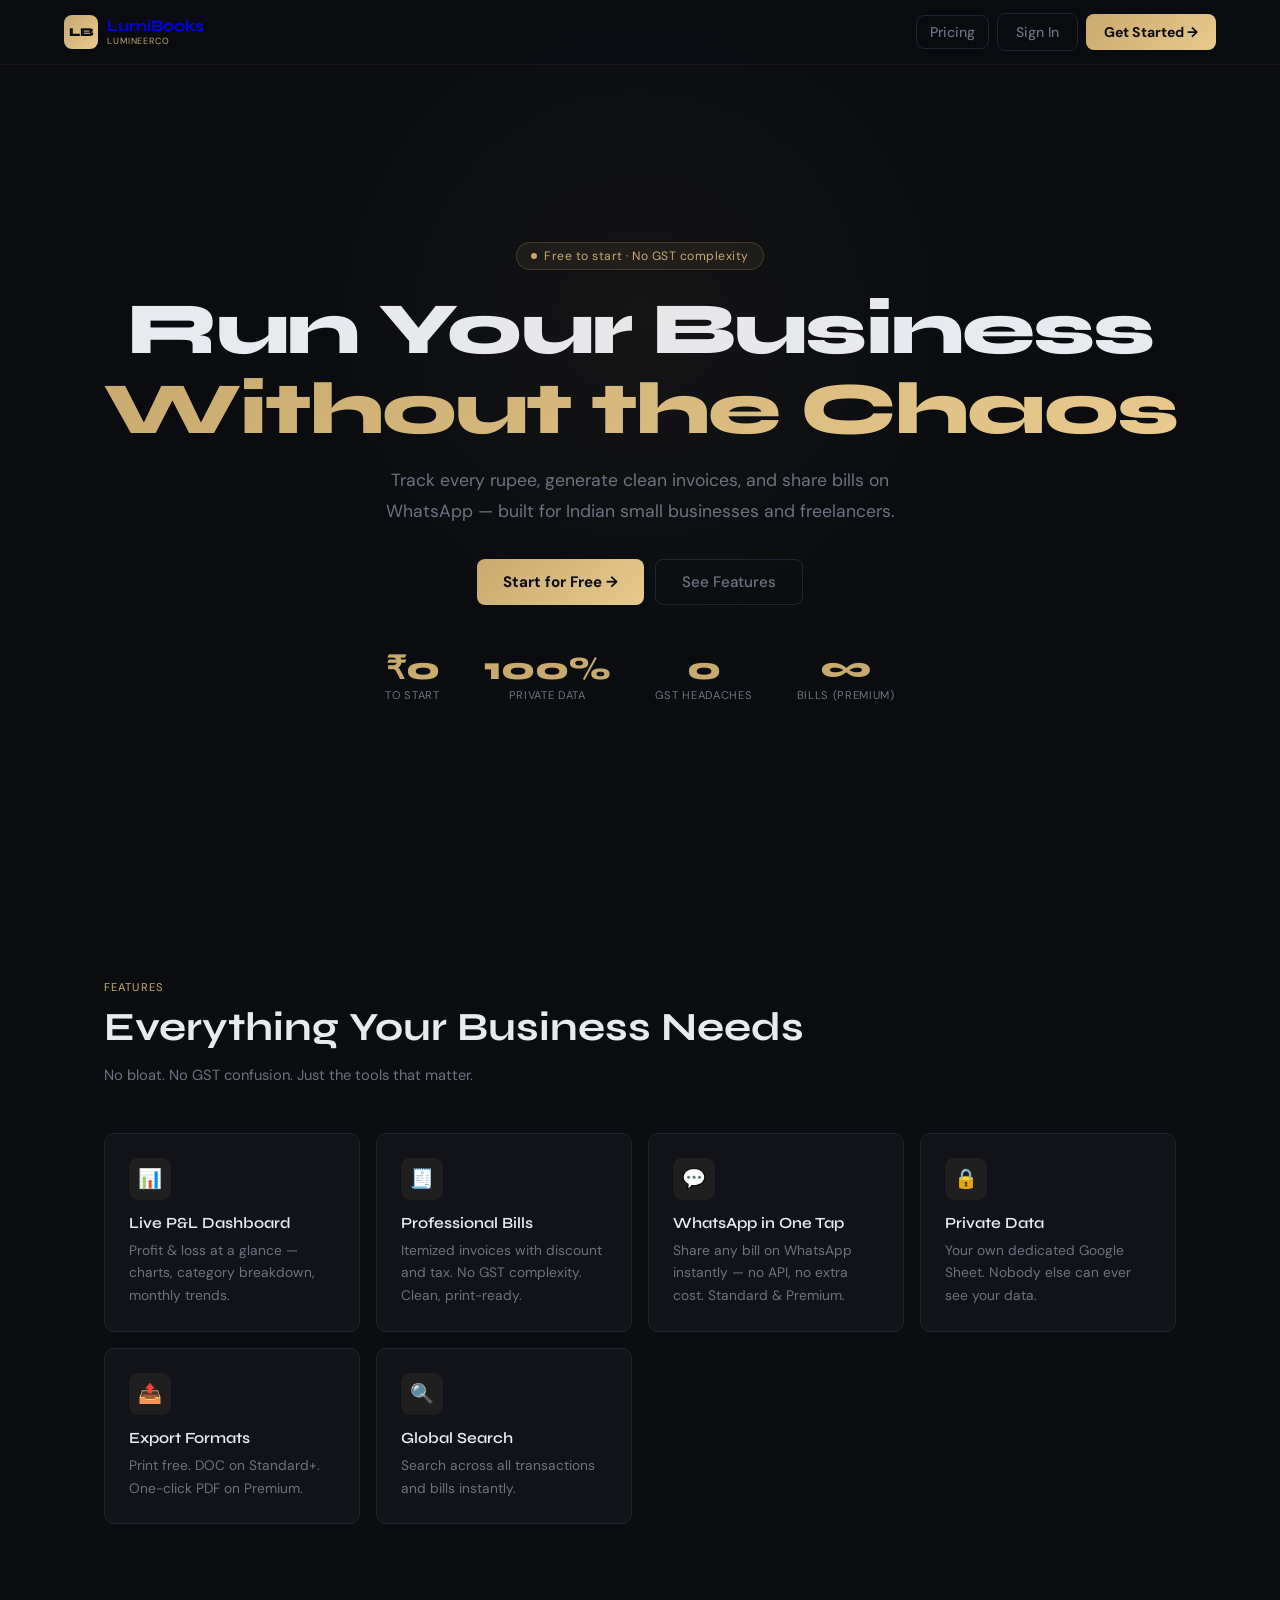
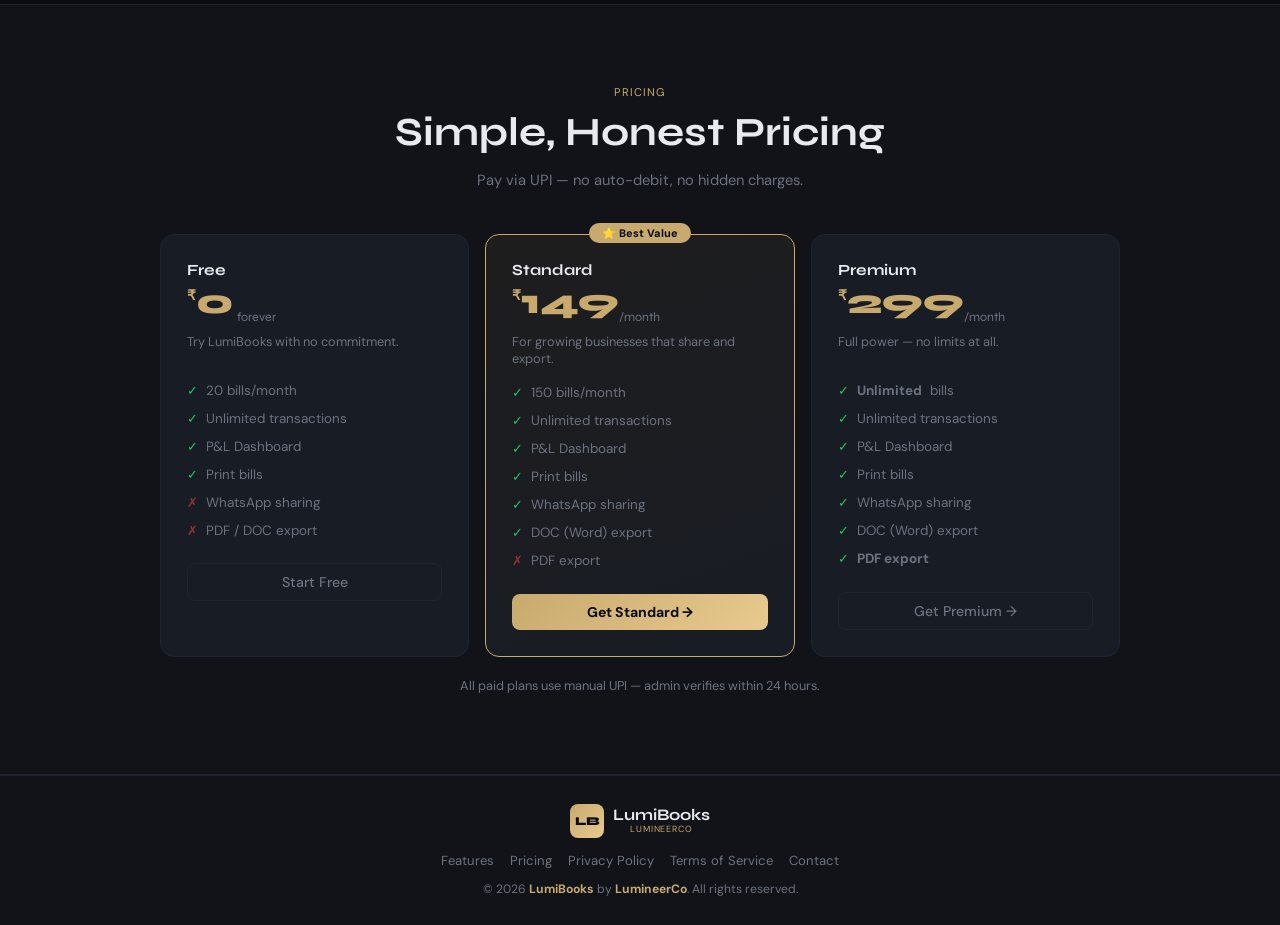
<file: index.html>
<!DOCTYPE html>
<html lang="en">
<head>
<meta charset="UTF-8">
<meta name="viewport" content="width=device-width,initial-scale=1">
<title>LumiBooks — Smart Business Management | LumineerCo</title>
<meta name="description" content="Track transactions, create professional bills, share via WhatsApp. Free to start.">
<link rel="preconnect" href="https://fonts.googleapis.com">
<link href="https://fonts.googleapis.com/css2?family=Syne:wght@700;800&family=DM+Sans:opsz,wght@9..40,400;9..40,500&display=swap" rel="stylesheet">
<script src="js/api.js"></script>
<style>
:root{--bg:#0a0c10;--s1:#111318;--s2:#181c24;--s3:#1e2433;--gold:#c8a96e;--gold2:#e8c98e;--text:#e8eaf0;--muted:#6b7280;--green:#22c55e;--red:#ef4444;--r:10px}
*{box-sizing:border-box;margin:0;padding:0;-webkit-tap-highlight-color:transparent}
html{scroll-behavior:smooth}
body{font-family:'DM Sans',sans-serif;background:var(--bg);color:var(--text);overflow-x:hidden}
h1,h2,h3{font-family:'Syne',sans-serif}

/* NAV */
nav{position:fixed;top:0;left:0;right:0;z-index:100;display:flex;align-items:center;justify-content:space-between;padding:13px 5%;border-bottom:1px solid rgba(200,169,110,.08);backdrop-filter:blur(16px);background:rgba(10,12,16,.88)}
.logo{display:flex;align-items:center;gap:9px;text-decoration:none}
.li{width:34px;height:34px;background:linear-gradient(135deg,var(--gold),var(--gold2));border-radius:8px;display:grid;place-items:center;font-family:'Syne',sans-serif;font-weight:800;color:#0a0c10;font-size:12px;flex-shrink:0}
.ln{font-family:'Syne',sans-serif;font-weight:700;font-size:1rem;line-height:1.1}
.lb{font-size:.56rem;color:var(--gold);letter-spacing:.1em;text-transform:uppercase}
.nav-r{display:flex;align-items:center;gap:8px}
.btn{display:inline-flex;align-items:center;justify-content:center;gap:5px;padding:9px 18px;border-radius:8px;font-family:'DM Sans',sans-serif;font-size:.88rem;font-weight:500;cursor:pointer;border:none;transition:all .2s;white-space:nowrap;text-decoration:none}
.btn-ghost{background:transparent;color:var(--muted);border:1px solid var(--s3)}
.btn-ghost:hover{color:var(--text);border-color:var(--gold)}
.btn-gold{background:linear-gradient(135deg,var(--gold),var(--gold2));color:#0a0c10;font-weight:700}
.btn-gold:hover{opacity:.9;transform:translateY(-1px);box-shadow:0 4px 16px rgba(200,169,110,.3)}
.btn-full{width:100%}

/* HERO */
.hero{min-height:100svh;display:flex;align-items:center;justify-content:center;text-align:center;padding:100px 5% 56px;position:relative;z-index:1}
.glow{position:absolute;top:35%;left:50%;transform:translate(-50%,-50%);width:min(660px,130vw);height:min(660px,130vw);background:radial-gradient(circle,rgba(200,169,110,.055) 0%,transparent 68%);pointer-events:none}
.badge{display:inline-flex;align-items:center;gap:7px;background:rgba(200,169,110,.08);border:1px solid rgba(200,169,110,.2);border-radius:100px;padding:5px 14px;font-size:.76rem;color:var(--gold);margin-bottom:20px;letter-spacing:.04em}
.dot{width:6px;height:6px;border-radius:50%;background:var(--gold);animation:p 2s infinite}
@keyframes p{0%,100%{opacity:1}50%{opacity:.3}}
h1{font-size:clamp(2.2rem,6vw,4.6rem);font-weight:800;line-height:1.08;letter-spacing:-.025em;margin-bottom:16px}
h1 span{background:linear-gradient(135deg,var(--gold),var(--gold2));-webkit-background-clip:text;-webkit-text-fill-color:transparent;background-clip:text}
.hsub{font-size:clamp(.93rem,1.7vw,1.1rem);color:var(--muted);max-width:540px;margin:0 auto 32px;line-height:1.75}
.ctas{display:flex;gap:11px;justify-content:center;flex-wrap:wrap;margin-bottom:44px}
.stats{display:flex;gap:clamp(18px,4vw,44px);justify-content:center;flex-wrap:wrap}
.stat .n{font-family:'Syne',sans-serif;font-size:clamp(1.4rem,2.5vw,2rem);font-weight:800;color:var(--gold)}
.stat .l{font-size:.7rem;color:var(--muted);letter-spacing:.06em;text-transform:uppercase}

/* SECTIONS */
.sec{padding:clamp(44px,8vw,80px) 5%;max-width:1200px;margin:0 auto;position:relative;z-index:1}
.sec-lbl{font-size:.7rem;color:var(--gold);letter-spacing:.1em;text-transform:uppercase;margin-bottom:9px}
.sec-t{font-size:clamp(1.6rem,3.5vw,2.5rem);font-weight:700;margin-bottom:12px;line-height:1.2}
.sec-s{color:var(--muted);font-size:.92rem;max-width:480px;line-height:1.75;margin-bottom:44px}
.g3{display:grid;grid-template-columns:repeat(auto-fit,minmax(250px,1fr));gap:16px}
.card{background:var(--s1);border:1px solid var(--s3);border-radius:var(--r);padding:24px;transition:all .3s}
.card:hover{border-color:rgba(200,169,110,.25);transform:translateY(-3px);box-shadow:0 8px 28px rgba(0,0,0,.4)}
.ci{width:42px;height:42px;background:rgba(200,169,110,.08);border-radius:9px;display:grid;place-items:center;margin-bottom:14px;font-size:1.2rem}
.card h3{font-size:.97rem;font-weight:600;margin-bottom:7px}
.card p{font-size:.86rem;color:var(--muted);line-height:1.65}

/* PRICING */
.plans-wrap{background:var(--s1);border-top:1px solid var(--s3);border-bottom:1px solid var(--s3);padding:clamp(44px,7vw,80px) 5%}
.plans-inner{max-width:960px;margin:0 auto;text-align:center}
.plans-grid{display:grid;grid-template-columns:repeat(auto-fit,minmax(260px,1fr));gap:16px;text-align:left}
.plan{background:var(--s2);border:1px solid var(--s3);border-radius:14px;padding:26px;position:relative}
.plan.feat{border-color:var(--gold);background:linear-gradient(160deg,rgba(200,169,110,.07),var(--s2))}
.ptag{position:absolute;top:-12px;left:50%;transform:translateX(-50%);background:var(--gold);color:#0a0c10;font-size:.68rem;font-weight:800;padding:3px 13px;border-radius:100px;white-space:nowrap}
.pname{font-family:'Syne',sans-serif;font-size:.97rem;font-weight:700;margin-bottom:5px}
.pprice{font-family:'Syne',sans-serif;font-size:2.2rem;font-weight:800;color:var(--gold);line-height:1}
.pprice sup{font-size:.9rem}.pprice sub{font-size:.78rem;color:var(--muted);font-weight:400}
.pdesc{font-size:.8rem;color:var(--muted);margin:9px 0 16px;min-height:32px}
.pfl{list-style:none;display:flex;flex-direction:column;gap:8px;margin-bottom:22px}
.pfl li{display:flex;align-items:flex-start;gap:8px;font-size:.84rem;color:var(--muted);line-height:1.5}
.pfl li .y{color:var(--green);flex-shrink:0}.pfl li .n{color:var(--red);opacity:.55;flex-shrink:0}

/* MODALS */
.ov{position:fixed;inset:0;background:rgba(0,0,0,.72);backdrop-filter:blur(10px);z-index:200;display:none;align-items:center;justify-content:center;padding:14px}
.ov.on{display:flex}
.modal{background:var(--s1);border:1px solid var(--s3);border-radius:18px;padding:32px 28px;width:100%;max-width:420px;position:relative;animation:su .28s ease;max-height:92svh;overflow-y:auto}
@keyframes su{from{opacity:0;transform:translateY(16px)}to{opacity:1;transform:translateY(0)}}
.mx{position:absolute;top:13px;right:13px;background:var(--s2);border:none;color:var(--muted);cursor:pointer;width:28px;height:28px;border-radius:50%;display:grid;place-items:center;font-size:.95rem;transition:color .2s}
.mx:hover{color:var(--text)}
.modal h2{font-size:1.35rem;font-weight:700;margin-bottom:4px}
.modal .sub{color:var(--muted);font-size:.86rem;margin-bottom:22px}
.fg{margin-bottom:13px}
.fg label{display:block;font-size:.78rem;font-weight:500;color:var(--muted);margin-bottom:5px}
.fi{width:100%;background:var(--s2);border:1px solid var(--s3);border-radius:7px;padding:10px 12px;color:var(--text);font-family:'DM Sans',sans-serif;font-size:.9rem;outline:none;transition:border-color .2s}
.fi:focus{border-color:var(--gold)}
.fi::placeholder{color:var(--muted)}
.frow{display:grid;grid-template-columns:1fr 1fr;gap:10px}
.fsw{text-align:center;margin-top:13px;font-size:.84rem;color:var(--muted)}
.fsw a{color:var(--gold);font-weight:500;cursor:pointer}
.alrt{padding:9px 13px;border-radius:7px;font-size:.84rem;margin-bottom:12px;display:none}
.alrt.e{background:rgba(239,68,68,.1);border:1px solid rgba(239,68,68,.25);color:#fca5a5;display:block}
.alrt.s{background:rgba(34,197,94,.1);border:1px solid rgba(34,197,94,.25);color:#86efac;display:block}
.spin{display:inline-block;width:13px;height:13px;border:2px solid rgba(0,0,0,.2);border-top-color:#0a0c10;border-radius:50%;animation:sp .6s linear infinite;vertical-align:middle}
@keyframes sp{to{transform:rotate(360deg)}}

/* LEGAL */
.lv{position:fixed;inset:0;background:rgba(0,0,0,.8);backdrop-filter:blur(12px);z-index:300;display:none;align-items:center;justify-content:center;padding:14px}
.lv.on{display:flex}
.lb-box{background:var(--s1);border:1px solid var(--s3);border-radius:18px;padding:32px 28px;width:100%;max-width:620px;max-height:88svh;overflow-y:auto;position:relative}
.lb-box h2{font-size:1.3rem;margin-bottom:3px}
.lb-box .dt{font-size:.76rem;color:var(--muted);margin-bottom:18px}
.lb-box h3{font-size:.92rem;font-weight:600;margin:16px 0 5px;color:var(--gold)}
.lb-box p,.lb-box li{font-size:.86rem;color:var(--muted);line-height:1.75}
.lb-box ul{padding-left:16px;margin-bottom:8px}

/* FOOTER */
footer{background:var(--s1);border-top:1px solid var(--s3);padding:28px 5%;text-align:center;position:relative;z-index:1}
.fl{display:flex;flex-wrap:wrap;gap:16px;justify-content:center;margin-bottom:12px}
.fl a{font-size:.82rem;color:var(--muted);transition:color .2s;text-decoration:none}
.fl a:hover{color:var(--gold)}
.fc{font-size:.76rem;color:var(--muted)}
.fc strong{color:var(--gold)}

/* RESPONSIVE */
@media(max-width:640px){
  nav{padding:11px 4%}
  .btn{padding:8px 14px;font-size:.84rem}
  .frow{grid-template-columns:1fr}
  .modal{padding:24px 18px}
  .lb-box{padding:22px 16px}
  .sec{padding:40px 4%}
}
@media(max-width:380px){.nav-r .btn-ghost{display:none}}
</style>
</head>
<body>

<nav>
  <a class="logo" href="/">
    <div class="li">LB</div>
    <div><div class="ln">LumiBooks</div><div class="lb">LumineerCo</div></div>
  </a>
  <div class="nav-r">
    <a href="#pricing" class="btn btn-ghost" style="padding:7px 13px">Pricing</a>
    <button class="btn btn-ghost" onclick="showModal('login')">Sign In</button>
    <button class="btn btn-gold"  onclick="showModal('register')">Get Started →</button>
  </div>
</nav>

<!-- HERO -->
<section class="hero">
  <div class="glow"></div>
  <div>
    <div class="badge"><span class="dot"></span> Free to start · No GST complexity</div>
    <h1>Run Your Business<br><span>Without the Chaos</span></h1>
    <p class="hsub">Track every rupee, generate clean invoices, and share bills on WhatsApp — built for Indian small businesses and freelancers.</p>
    <div class="ctas">
      <button class="btn btn-gold" style="padding:12px 26px;font-size:.95rem" onclick="showModal('register')">Start for Free →</button>
      <a href="#features" class="btn btn-ghost" style="padding:12px 26px;font-size:.95rem">See Features</a>
    </div>
    <div class="stats">
      <div class="stat"><div class="n">₹0</div><div class="l">To Start</div></div>
      <div class="stat"><div class="n">100%</div><div class="l">Private Data</div></div>
      <div class="stat"><div class="n">0</div><div class="l">GST Headaches</div></div>
      <div class="stat"><div class="n">∞</div><div class="l">Bills (Premium)</div></div>
    </div>
  </div>
</section>

<!-- FEATURES -->
<div class="sec" id="features">
  <div class="sec-lbl">Features</div>
  <h2 class="sec-t">Everything Your Business Needs</h2>
  <p class="sec-s">No bloat. No GST confusion. Just the tools that matter.</p>
  <div class="g3">
    <div class="card"><div class="ci">📊</div><h3>Live P&L Dashboard</h3><p>Profit & loss at a glance — charts, category breakdown, monthly trends.</p></div>
    <div class="card"><div class="ci">🧾</div><h3>Professional Bills</h3><p>Itemized invoices with discount and tax. No GST complexity. Clean, print-ready.</p></div>
    <div class="card"><div class="ci">💬</div><h3>WhatsApp in One Tap</h3><p>Share any bill on WhatsApp instantly — no API, no extra cost. Standard & Premium.</p></div>
    <div class="card"><div class="ci">🔒</div><h3>Private Data</h3><p>Your own dedicated Google Sheet. Nobody else can ever see your data.</p></div>
    <div class="card"><div class="ci">📤</div><h3>Export Formats</h3><p>Print free. DOC on Standard+. One-click PDF on Premium.</p></div>
    <div class="card"><div class="ci">🔍</div><h3>Global Search</h3><p>Search across all transactions and bills instantly.</p></div>
  </div>
</div>

<!-- PRICING -->
<div class="plans-wrap" id="pricing">
  <div class="plans-inner">
    <div class="sec-lbl" style="text-align:center">Pricing</div>
    <h2 class="sec-t" style="text-align:center">Simple, Honest Pricing</h2>
    <p class="sec-s" style="text-align:center;margin:0 auto 40px">Pay via UPI — no auto-debit, no hidden charges.</p>
    <div class="plans-grid">

      <div class="plan">
        <div class="pname">Free</div>
        <div class="pprice"><sup>₹</sup>0<sub> forever</sub></div>
        <div class="pdesc">Try LumiBooks with no commitment.</div>
        <ul class="pfl">
          <li><span class="y">✓</span> 20 bills/month</li>
          <li><span class="y">✓</span> Unlimited transactions</li>
          <li><span class="y">✓</span> P&L Dashboard</li>
          <li><span class="y">✓</span> Print bills</li>
          <li><span class="n">✗</span> WhatsApp sharing</li>
          <li><span class="n">✗</span> PDF / DOC export</li>
        </ul>
        <button class="btn btn-ghost btn-full" onclick="showModal('register')">Start Free</button>
      </div>

      <div class="plan feat">
        <div class="ptag">⭐ Best Value</div>
        <div class="pname">Standard</div>
        <div class="pprice"><sup>₹</sup>149<sub>/month</sub></div>
        <div class="pdesc">For growing businesses that share and export.</div>
        <ul class="pfl">
          <li><span class="y">✓</span> 150 bills/month</li>
          <li><span class="y">✓</span> Unlimited transactions</li>
          <li><span class="y">✓</span> P&L Dashboard</li>
          <li><span class="y">✓</span> Print bills</li>
          <li><span class="y">✓</span> WhatsApp sharing</li>
          <li><span class="y">✓</span> DOC (Word) export</li>
          <li><span class="n">✗</span> PDF export</li>
        </ul>
        <button class="btn btn-gold btn-full" onclick="showModal('register')">Get Standard →</button>
      </div>

      <div class="plan">
        <div class="pname">Premium</div>
        <div class="pprice"><sup>₹</sup>299<sub>/month</sub></div>
        <div class="pdesc">Full power — no limits at all.</div>
        <ul class="pfl">
          <li><span class="y">✓</span> <strong>Unlimited</strong> bills</li>
          <li><span class="y">✓</span> Unlimited transactions</li>
          <li><span class="y">✓</span> P&L Dashboard</li>
          <li><span class="y">✓</span> Print bills</li>
          <li><span class="y">✓</span> WhatsApp sharing</li>
          <li><span class="y">✓</span> DOC (Word) export</li>
          <li><span class="y">✓</span> <strong>PDF export</strong></li>
        </ul>
        <button class="btn btn-ghost btn-full" onclick="showModal('register')">Get Premium →</button>
      </div>

    </div>
    <p style="text-align:center;font-size:.8rem;color:var(--muted);margin-top:20px">All paid plans use manual UPI — admin verifies within 24 hours.</p>
  </div>
</div>

<!-- FOOTER -->
<footer>
  <div style="display:flex;align-items:center;justify-content:center;gap:9px;margin-bottom:14px">
    <div class="li">LB</div>
    <div><div class="ln" style="font-family:'Syne',sans-serif;font-weight:700">LumiBooks</div><div class="lb">LumineerCo</div></div>
  </div>
  <div class="fl">
    <a href="#features">Features</a>
    <a href="#pricing">Pricing</a>
    <a href="#" onclick="showLegal('privacy');return false">Privacy Policy</a>
    <a href="#" onclick="showLegal('terms');return false">Terms of Service</a>
    <a href="mailto:lumineerco@yahoo.com">Contact</a>
  </div>
  <div class="fc">© 2026 <strong>LumiBooks</strong> by <strong>LumineerCo</strong>. All rights reserved.</div>
</footer>

<!-- AUTH MODAL -->
<div class="ov" id="authOv">
  <div class="modal">
    <button class="mx" onclick="closeModal()">✕</button>

    <div id="loginF">
      <h2>Welcome Back</h2>
      <p class="sub">Sign in to your LumiBooks account</p>
      <div class="alrt" id="lAlrt"></div>
      <div class="fg"><label>Email Address</label><input class="fi" id="lEmail" type="email" placeholder="you@example.com" autocomplete="email"></div>
      <div class="fg"><label>Password</label><input class="fi" id="lPass" type="password" placeholder="••••••••" autocomplete="current-password" onkeydown="if(event.key==='Enter')doLogin()"></div>
      <button class="btn btn-gold btn-full" id="lBtn" onclick="doLogin()" style="padding:11px">Sign In →</button>
      <div class="fsw">No account? <a onclick="showModal('register')">Create one free</a></div>
    </div>

    <div id="regF" style="display:none">
      <h2>Create Account</h2>
      <p class="sub">Free forever — no card needed</p>
      <div class="alrt" id="rAlrt"></div>
      <div class="frow">
        <div class="fg"><label>Full Name *</label><input class="fi" id="rName" type="text" placeholder="Your name" autocomplete="name"></div>
        <div class="fg"><label>Phone</label><input class="fi" id="rPhone" type="tel" placeholder="9876543210" autocomplete="tel"></div>
      </div>
      <div class="fg"><label>Email *</label><input class="fi" id="rEmail" type="email" placeholder="you@example.com" autocomplete="email"></div>
      <div class="fg"><label>Password * (min 6 chars)</label><input class="fi" id="rPass" type="password" placeholder="••••••••" autocomplete="new-password" onkeydown="if(event.key==='Enter')doRegister()"></div>
      <button class="btn btn-gold btn-full" id="rBtn" onclick="doRegister()" style="padding:11px">Create Free Account →</button>
      <div class="fsw">Have an account? <a onclick="showModal('login')">Sign in</a></div>
    </div>
  </div>
</div>

<!-- PRIVACY -->
<div class="lv" id="privacyOv">
  <div class="lb-box">
    <button class="mx" onclick="closeLegal('privacy')">✕</button>
    <h2>Privacy Policy</h2>
    <p class="dt">Last updated: April 2026 · LumiBooks by LumineerCo</p>
    <h3>1. Data We Collect</h3><p>We collect name, email, phone, and business information provided during registration. Financial data is stored in a private Google Sheet created exclusively for your account.</p>
    <h3>2. How Your Data Is Stored</h3><p>Each user gets a dedicated Google Sheet on the LumiBooks service account. It is never shared with any other user. The master database stores only email, hashed password, plan status, and a reference to your sheet.</p>
    <h3>3. Passwords</h3><p>Passwords are hashed using SHA-256 with a server-side salt. We never store or can retrieve plain-text passwords.</p>
    <h3>4. Data Sharing</h3><p>We do not sell, share, or disclose your personal or business data to any third party.</p>
    <h3>5. Sessions</h3><p>We use secure tokens stored in your browser's localStorage. No cookies are used for tracking.</p>
    <h3>6. Third-Party Services</h3><p>LumiBooks uses Google Sheets API (Google Cloud) as its database backend.</p>
    <h3>7. Data Deletion</h3><p>Contact <a href="mailto:lumineerco@yahoo.com" style="color:var(--gold)">lumineerco@yahoo.com</a> to request account deletion within 7 days.</p>
    <div style="margin-top:20px"><button class="btn btn-ghost" onclick="closeLegal('privacy')">Close</button></div>
  </div>
</div>

<!-- TERMS -->
<div class="lv" id="termsOv">
  <div class="lb-box">
    <button class="mx" onclick="closeLegal('terms')">✕</button>
    <h2>Terms of Service</h2>
    <p class="dt">Last updated: April 2026 · LumiBooks by LumineerCo</p>
    <h3>1. Acceptance</h3><p>By creating an account, you agree to these terms. If you disagree, do not use the service.</p>
    <h3>2. Free Plan</h3><p>The Free plan allows up to 20 bills per month. No export or WhatsApp features.</p>
    <h3>3. Paid Plans</h3><p>Standard (₹149/month) and Premium (₹299/month) are activated after manual UPI payment verification, typically within 24 hours. Payments are non-refundable once activated.</p>
    <h3>4. Acceptable Use</h3>
    <ul><li>Only lawful business purposes.</li><li>Do not attempt to access other users' data.</li><li>No automated bulk API requests.</li><li>You are responsible for accuracy of your own data.</li></ul>
    <h3>5. Availability</h3><p>LumiBooks is provided "as is". We are not liable for business losses from downtime.</p>
    <h3>6. Termination</h3><p>Accounts violating these terms may be suspended. You may delete your account anytime.</p>
    <h3>7. Contact</h3><p><a href="mailto:lumineerco@yahoo.com" style="color:var(--gold)">lumineerco@yahoo.com</a></p>
    <div style="margin-top:20px"><button class="btn btn-ghost" onclick="closeLegal('terms')">Close</button></div>
  </div>
</div>

<script>
// Redirect if already logged in
if (LB.session.active()) location.href = "app.html";

// Handle hash
const h = location.hash;
if (h === "#login")   showModal("login");
if (h === "#register") showModal("register");
if (h === "#privacy") showLegal("privacy");
if (h === "#terms")   showLegal("terms");

function showModal(t) {
  document.getElementById("authOv").classList.add("on");
  document.getElementById("loginF").style.display = t === "login"    ? "block" : "none";
  document.getElementById("regF"  ).style.display = t === "register" ? "block" : "none";
}
function closeModal() { document.getElementById("authOv").classList.remove("on"); }
function showLegal(t) { document.getElementById(t + "Ov").classList.add("on"); document.body.style.overflow = "hidden"; }
function closeLegal(t){ document.getElementById(t + "Ov").classList.remove("on"); document.body.style.overflow = ""; }

function alrt(id, msg, type) { const el = document.getElementById(id); el.textContent = msg; el.className = "alrt " + (type === "ok" ? "s" : "e"); }
function setBusy(id, busy, label) { const b = document.getElementById(id); b.disabled = busy; b.innerHTML = busy ? '<span class="spin"></span> Please wait...' : label; }

async function doLogin() {
  const email = document.getElementById("lEmail").value.trim();
  const pass  = document.getElementById("lPass").value;
  if (!email || !pass) { alrt("lAlrt", "Email and password required.", "err"); return; }
  alrt("lAlrt", "", ""); setBusy("lBtn", true, "Sign In →");
  const d = await LB.auth.login(email, pass);
  setBusy("lBtn", false, "Sign In →");
  if (!d || !d.ok) { alrt("lAlrt", d?.msg || "Login failed.", "err"); return; }
  LB.session.save({ ...d, email });
  location.href = "app.html";
}

async function doRegister() {
  const name  = document.getElementById("rName").value.trim();
  const phone = document.getElementById("rPhone").value.trim();
  const email = document.getElementById("rEmail").value.trim();
  const pass  = document.getElementById("rPass").value;
  if (!name || !email || !pass) { alrt("rAlrt", "Name, email & password are required.", "err"); return; }
  setBusy("rBtn", true, "Create Free Account →");
  const d = await LB.auth.register({ name, phone, email, password: pass });
  setBusy("rBtn", false, "Create Free Account →");
  if (!d || !d.ok) { alrt("rAlrt", d?.msg || "Registration failed.", "err"); return; }
  alrt("rAlrt", d.msg + " Redirecting to login...", "ok");
  setTimeout(() => showModal("login"), 1800);
}
</script>
</body>
</html>
</file>
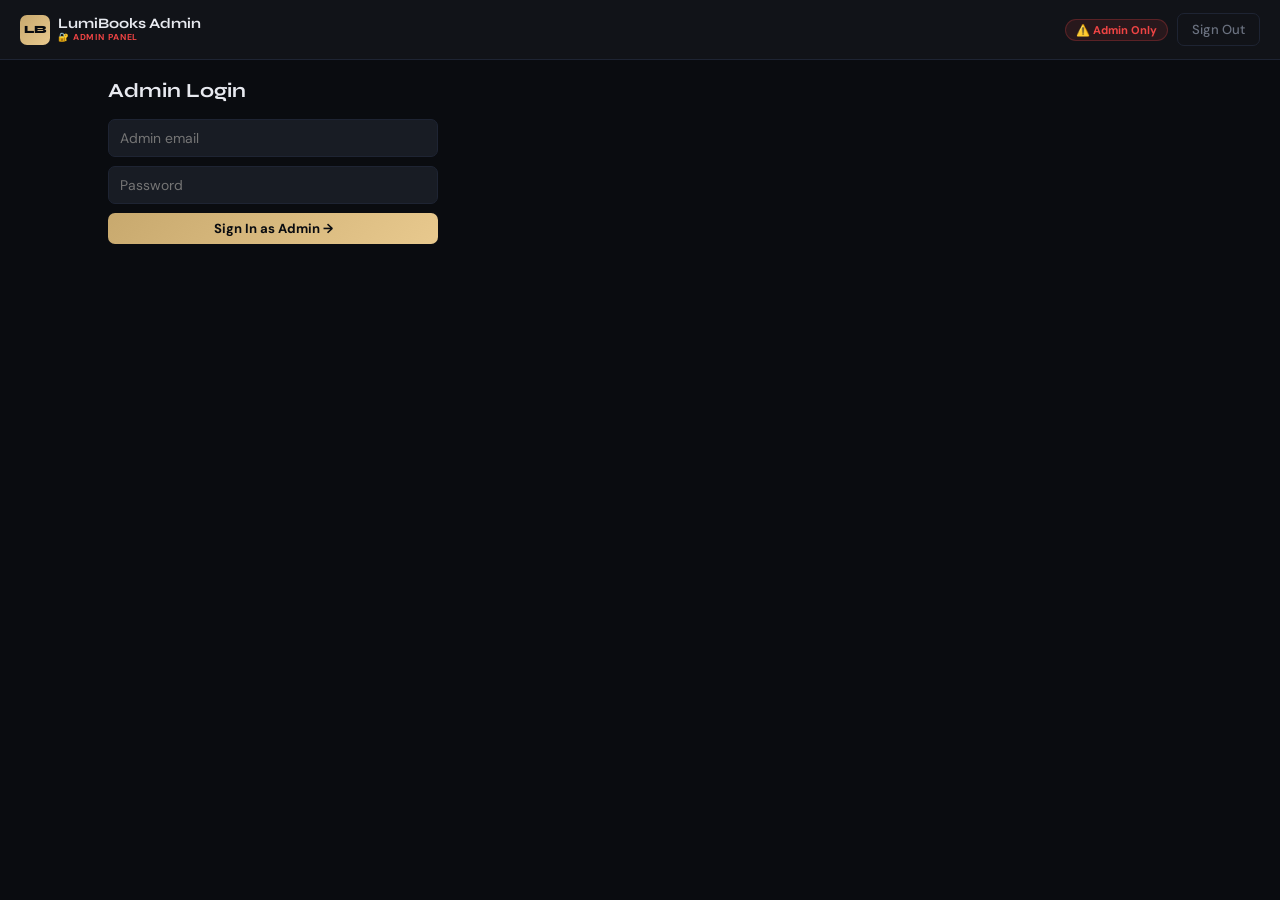
<file: admin.html>
<!DOCTYPE html>
<html lang="en">
<head>
<meta charset="UTF-8">
<meta name="viewport" content="width=device-width,initial-scale=1">
<title>LumiBooks — Admin</title>
<link href="https://fonts.googleapis.com/css2?family=Syne:wght@700;800&family=DM+Sans:opsz,wght@9..40,400;9..40,500&display=swap" rel="stylesheet">
<script src="js/api.js"></script>
<link rel="stylesheet" href="cs/admin_style.css">
</head>
<body>
<header class="tb">
  <div class="logo"><div class="li">LB</div><div><div class="ln">LumiBooks Admin</div><div class="lb">🔐 Admin Panel</div></div></div>
  <div style="display:flex;align-items:center;gap:9px;flex-wrap:wrap"><span class="abg">⚠️ Admin Only</span><button class="btn btn-ghost" onclick="doLogout()">Sign Out</button></div>
</header>
<div class="ctn">
  <!-- LOGIN -->
  <div id="loginSec">
    <h2 style="margin-bottom:16px;font-size:1.25rem">Admin Login</h2>
    <div id="lA"></div>
    <div style="max-width:330px">
      <input class="fi" id="adE" type="email" placeholder="Admin email">
      <input class="fi" id="adP" type="password" placeholder="Password" onkeydown="if(event.key==='Enter')adminLogin()">
      <button class="btn btn-gold" style="width:100%;justify-content:center" onclick="adminLogin()">Sign In as Admin →</button>
    </div>
  </div>
  <!-- PANEL -->
  <div id="admPnl" style="display:none">
    <div class="sg">
      <div class="sc"><div class="sc-l">Total Users</div><div class="sc-v" id="sU">—</div></div>
      <div class="sc"><div class="sc-l">Premium</div><div class="sc-v" id="sPr" style="color:var(--gold)">—</div></div>
      <div class="sc"><div class="sc-l">Standard</div><div class="sc-v" id="sSt" style="color:var(--blue)">—</div></div>
      <div class="sc"><div class="sc-l">Pending Payments</div><div class="sc-v" id="sPy" style="color:var(--red)">—</div></div>
    </div>
    <div class="tabs">
      <button class="tab on" onclick="swTab('pay',this)">💳 Payments</button>
      <button class="tab"    onclick="swTab('usr',this)">👥 Users</button>
    </div>
    <div class="pnl on" id="pnl-pay">
      <div style="display:flex;justify-content:space-between;align-items:center;margin-bottom:11px;flex-wrap:wrap;gap:7px">
        <h3 style="font-size:.93rem">Payment Approvals</h3>
        <button class="btn btn-ghost btn-sm" onclick="loadPay()">🔄 Refresh</button>
      </div>
      <div id="pA"></div>
      <div class="tw"><div class="ts">
        <table><thead><tr><th>Tx ID</th><th>User ID</th><th>Date</th><th>Amount</th><th>UTR</th><th>Plan</th><th>Status</th><th>Actions</th></tr></thead>
        <tbody id="payB"><tr><td colspan="8" style="text-align:center;color:var(--muted);padding:16px"><span class="spin"></span></td></tr></tbody></table>
      </div></div>
    </div>
    <div class="pnl" id="pnl-usr">
      <div style="display:flex;justify-content:space-between;align-items:center;margin-bottom:11px;flex-wrap:wrap;gap:7px">
        <h3 style="font-size:.93rem">All Users</h3>
        <button class="btn btn-ghost btn-sm" onclick="loadUsr()">🔄 Refresh</button>
      </div>
      <div id="uA"></div>
      <div class="tw"><div class="ts">
        <table><thead><tr><th>Name</th><th>Email</th><th>Plan</th><th>Registered</th><th>Status</th><th>Actions</th></tr></thead>
        <tbody id="usrB"><tr><td colspan="6" style="text-align:center;color:var(--muted);padding:16px"><span class="spin"></span></td></tr></tbody></table>
      </div></div>
    </div>
  </div>
</div>
<script>
if(LB.session.active()){document.getElementById("loginSec").style.display="none";document.getElementById("admPnl").style.display="block";loadPay();loadUsr();}

async function adminLogin(){
  const email=document.getElementById("adE").value.trim(),pass=document.getElementById("adP").value;
  const d=await LB.auth.login(email,pass);
  if(!d||!d.ok){showA("lA",d?.msg||"Login failed.","e");return;}
  LB.session.save({...d,email});
  document.getElementById("loginSec").style.display="none";document.getElementById("admPnl").style.display="block";
  loadPay();loadUsr();
}

async function loadPay(){
  const d=await LB.admin.payments();
  if(!d||!d.ok){showA("pA",d?.msg||"Error","e");return;}
  document.getElementById("sPy").textContent=d.rows.filter(r=>r.status==="pending").length;
  const tb=document.getElementById("payB");
  if(!d.rows.length){tb.innerHTML='<tr><td colspan="8" style="text-align:center;color:var(--muted);padding:16px">No payments yet 🎉</td></tr>';return;}
  tb.innerHTML=d.rows.map(r=>`<tr>
    <td style="font-size:.74rem;color:var(--gold)">${r.txId}</td>
    <td style="font-size:.74rem;color:var(--muted)">${r.userId}</td>
    <td style="white-space:nowrap">${r.date}</td>
    <td style="font-weight:600">₹${r.amount}</td>
    <td style="font-family:monospace;font-size:.8rem">${r.utr}</td>
    <td><span class="bg ${r.plan||"free"}">${r.plan||"—"}</span></td>
    <td><span class="bg ${r.status}">${r.status}</span></td>
    <td style="white-space:nowrap">
      ${r.status==="pending"?`<button class="btn btn-green btn-sm" onclick="approve('${r.txId}')">✅ Approve</button> <button class="btn btn-danger btn-sm" onclick="reject('${r.txId}')">❌ Reject</button>`:"—"}
    </td></tr>`).join("");
}

async function approve(txId){
  if(!confirm("Approve and upgrade user?"))return;
  const d=await LB.admin.approve(txId,"Approved by admin");
  showA("pA",d?.msg||"Error",d?.ok?"s":"e");if(d?.ok)loadPay();
}
async function reject(txId){
  const r=prompt("Reason (optional):")||"Rejected by admin";
  const d=await LB.admin.reject(txId,r);
  showA("pA",d?.msg||"Error",d?.ok?"s":"e");if(d?.ok)loadPay();
}

async function loadUsr(){
  const d=await LB.admin.users();if(!d||!d.ok)return;
  document.getElementById("sU").textContent=d.total;
  document.getElementById("sPr").textContent=d.rows.filter(r=>r.plan==="premium").length;
  document.getElementById("sSt").textContent=d.rows.filter(r=>r.plan==="standard").length;
  const tb=document.getElementById("usrB");
  if(!d.rows.length){tb.innerHTML='<tr><td colspan="6" style="text-align:center;color:var(--muted);padding:16px">No users yet.</td></tr>';return;}
  tb.innerHTML=d.rows.map(r=>`<tr>
    <td style="font-weight:500">${r.name}</td>
    <td style="color:var(--muted)">${r.email}</td>
    <td><span class="bg ${r.plan}">${r.plan}</span></td>
    <td style="color:var(--muted);font-size:.78rem">${String(r.regDate||"").slice(0,10)}</td>
    <td><span class="bg ${r.status}">${r.status}</span></td>
    <td>${r.status==="active"?`<button class="btn btn-danger btn-sm" onclick="setSt('${r.userId}','suspended')">Suspend</button>`:`<button class="btn btn-green btn-sm" onclick="setSt('${r.userId}','active')">Activate</button>`}</td>
  </tr>`).join("");
}

async function setSt(uid,status){
  if(!confirm(`${status==="suspended"?"Suspend":"Reactivate"} this user?`))return;
  const d=await LB.admin.setStatus(uid,status);
  showA("uA",d?.msg||"Error",d?.ok?"s":"e");if(d?.ok)loadUsr();
}

function swTab(id,el){document.querySelectorAll(".tab").forEach(t=>t.classList.remove("on"));document.querySelectorAll(".pnl").forEach(p=>p.classList.remove("on"));el.classList.add("on");document.getElementById("pnl-"+id).classList.add("on");}
function showA(id,m,t){const el=document.getElementById(id);if(!el)return;el.innerHTML=`<div class="alrt ${t}">${m}</div>`;setTimeout(()=>el.innerHTML="",5000);}
async function doLogout(){await LB.auth.logout();LB.session.clear();location.reload();}
</script>
</body>
</html>
</file>
<file: cs/admin_style.css>
:root{--bg:#0a0c10;--s1:#111318;--s2:#181c24;--s3:#1e2433;--gold:#c8a96e;--g2:#e8c98e;--text:#e8eaf0;--muted:#6b7280;--green:#22c55e;--red:#ef4444;--blue:#3b82f6;--r:10px}
*{box-sizing:border-box;margin:0;padding:0;-webkit-tap-highlight-color:transparent}
body{font-family:'DM Sans',sans-serif;background:var(--bg);color:var(--text);min-height:100vh}
h2,h3{font-family:'Syne',sans-serif}
.tb{display:flex;align-items:center;justify-content:space-between;padding:13px 20px;background:var(--s1);border-bottom:1px solid var(--s3);flex-wrap:wrap;gap:9px;position:sticky;top:0;z-index:50}
.logo{display:flex;align-items:center;gap:8px}
.li{width:30px;height:30px;background:linear-gradient(135deg,var(--gold),var(--g2));border-radius:7px;display:grid;place-items:center;font-family:'Syne',sans-serif;font-weight:800;color:#0a0c10;font-size:11px;flex-shrink:0}
.ln{font-family:'Syne',sans-serif;font-weight:700;font-size:.9rem;line-height:1.1}
.lb{font-size:.54rem;color:var(--red);letter-spacing:.1em;text-transform:uppercase;font-weight:700}
.abg{background:rgba(239,68,68,.1);border:1px solid rgba(239,68,68,.25);color:var(--red);padding:3px 10px;border-radius:100px;font-size:.7rem;font-weight:700}
.btn{display:inline-flex;align-items:center;justify-content:center;gap:5px;padding:7px 14px;border-radius:7px;font-family:'DM Sans',sans-serif;font-size:.82rem;font-weight:500;cursor:pointer;border:none;transition:all .18s}
.btn-ghost{background:transparent;color:var(--muted);border:1px solid var(--s3)}.btn-ghost:hover{color:var(--text);border-color:var(--gold)}
.btn-gold{background:linear-gradient(135deg,var(--gold),var(--g2));color:#0a0c10;font-weight:700}
.btn-green{background:rgba(34,197,94,.1);color:var(--green);border:1px solid rgba(34,197,94,.2)}.btn-green:hover{background:rgba(34,197,94,.2)}
.btn-danger{background:rgba(239,68,68,.1);color:var(--red);border:1px solid rgba(239,68,68,.2)}.btn-danger:hover{background:rgba(239,68,68,.2)}
.btn-sm{padding:4px 9px;font-size:.77rem}
.ctn{padding:18px;max-width:1100px;margin:0 auto}
.sg{display:grid;grid-template-columns:repeat(auto-fit,minmax(130px,1fr));gap:11px;margin-bottom:18px}
.sc{background:var(--s1);border:1px solid var(--s3);border-radius:var(--r);padding:14px}
.sc-l{font-size:.67rem;color:var(--muted);text-transform:uppercase;letter-spacing:.06em;margin-bottom:5px}
.sc-v{font-family:'Syne',sans-serif;font-size:1.6rem;font-weight:800}
.tabs{display:flex;gap:4px;margin-bottom:16px;background:var(--s1);border:1px solid var(--s3);border-radius:9px;padding:4px;width:fit-content;flex-wrap:wrap}
.tab{padding:7px 17px;border-radius:6px;cursor:pointer;font-size:.84rem;color:var(--muted);border:none;background:none;transition:all .18s}
.tab.on{background:var(--gold);color:#0a0c10;font-weight:700}
.pnl{display:none}.pnl.on{display:block}
.tw{background:var(--s1);border:1px solid var(--s3);border-radius:var(--r);overflow:hidden;margin-bottom:14px}
.ts{overflow-x:auto;-webkit-overflow-scrolling:touch}
table{width:100%;border-collapse:collapse;min-width:460px}
th{background:var(--s2);padding:8px 12px;text-align:left;font-size:.65rem;font-weight:600;color:var(--muted);letter-spacing:.07em;text-transform:uppercase;border-bottom:1px solid var(--s3);white-space:nowrap}
td{padding:10px 12px;font-size:.82rem;border-bottom:1px solid rgba(30,36,51,.5);vertical-align:middle}
tr:last-child td{border-bottom:none}
tr:hover td{background:var(--s2)}
.bg{display:inline-flex;padding:2px 8px;border-radius:100px;font-size:.69rem;font-weight:600}
.bg.pending{background:rgba(245,158,11,.1);color:#f59e0b}
.bg.approved,.bg.active{background:rgba(34,197,94,.1);color:var(--green)}
.bg.rejected,.bg.suspended{background:rgba(239,68,68,.1);color:var(--red)}
.bg.free{background:rgba(107,114,128,.1);color:var(--muted)}
.bg.standard{background:rgba(59,130,246,.1);color:var(--blue)}
.bg.premium{background:rgba(200,169,110,.1);color:var(--gold)}
.alrt{padding:8px 12px;border-radius:7px;font-size:.82rem;margin-bottom:11px}
.alrt.s{background:rgba(34,197,94,.1);border:1px solid rgba(34,197,94,.2);color:#86efac}
.alrt.e{background:rgba(239,68,68,.1);border:1px solid rgba(239,68,68,.2);color:#fca5a5}
.fi{background:var(--s2);border:1px solid var(--s3);border-radius:7px;padding:9px 11px;color:var(--text);font-family:'DM Sans',sans-serif;font-size:.87rem;outline:none;width:100%;margin-bottom:9px}
.fi:focus{border-color:var(--gold)}
.spin{display:inline-block;width:12px;height:12px;border:2px solid rgba(255,255,255,.2);border-top-color:#fff;border-radius:50%;animation:sp .6s linear infinite;vertical-align:middle}
@keyframes sp{to{transform:rotate(360deg)}}
@media(max-width:600px){.sg{grid-template-columns:1fr 1fr}}
</file>
